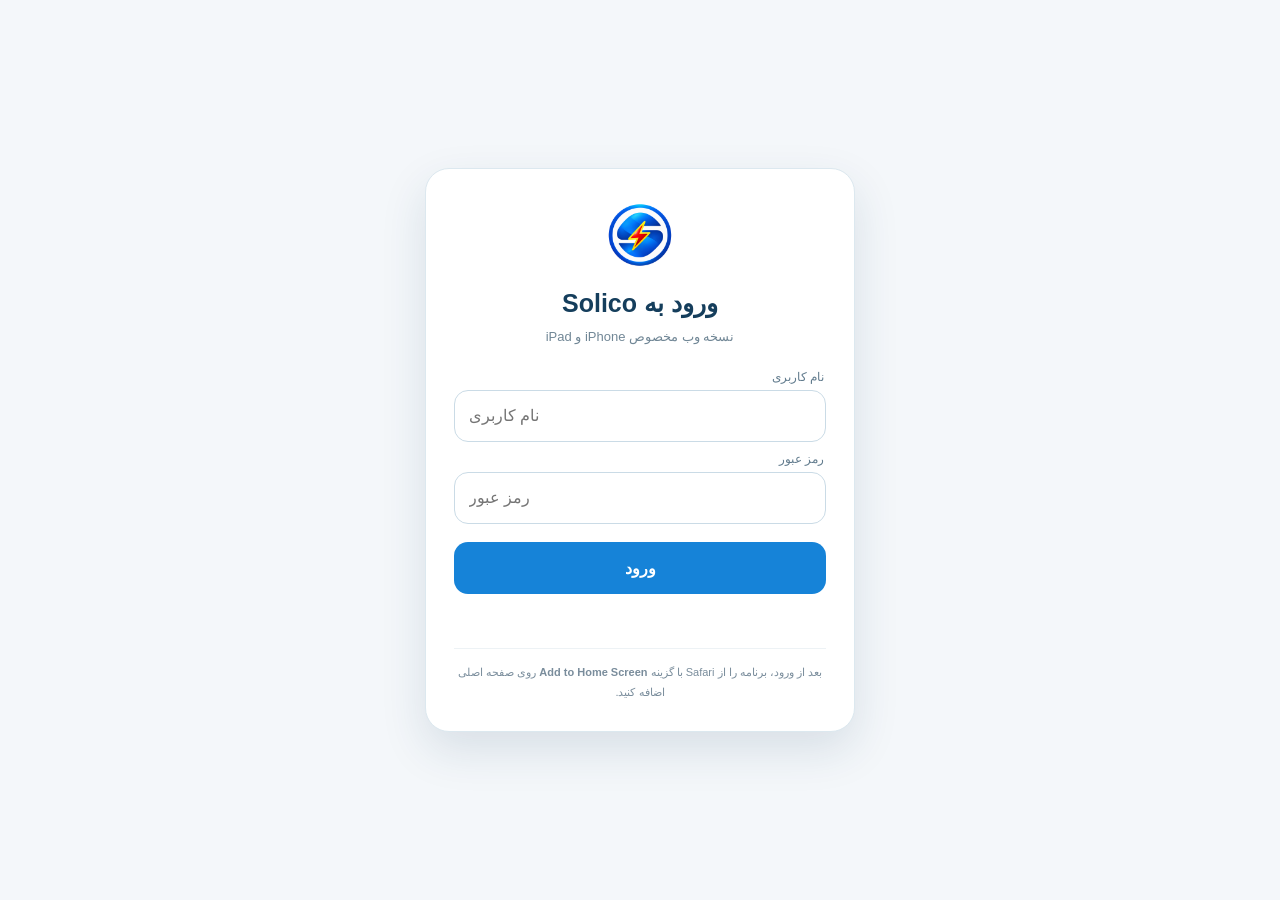
<file: iPhone-PWA/index.html>
<!doctype html>
<html lang="fa" dir="rtl">
<head>
<meta charset="utf-8">
<meta name="viewport" content="width=device-width,initial-scale=1,viewport-fit=cover">
<meta name="theme-color" content="#153E5C">
<meta name="apple-mobile-web-app-capable" content="yes">
<meta name="apple-mobile-web-app-status-bar-style" content="black-translucent">
<meta name="apple-mobile-web-app-title" content="Solico">
<link rel="manifest" href="manifest.webmanifest">
<link rel="apple-touch-icon" href="icon-192.png">
<title>Solico</title>
<link rel="stylesheet" href="style.css?b=21">
</head>
<body>
<header class="top">
  <button id="menuBtn" class="header-action" type="button" aria-label="منو">
    <span class="hamburger-icon" aria-hidden="true"><i></i><i></i><i></i></span>
  </button>
  <div class="brand-center">
    <b>Solico</b>
    <small>پایش و گزارش نیروگاه کاله تهران</small>
    <span id="todayDate" class="today-date">—</span>
  </div>
  <span class="header-spacer" aria-hidden="true"></span>
</header>

<main>
  <section class="card latest-card">
    <div class="latest-head">
      <div class="latest-title-block">
        <h1>Tehran Power Plant Report</h1>
        <p id="latestReportTitle" class="muted">هنوز گزارشی دریافت نشده است.</p>
        <div id="generatorStatus" class="generator-status hidden"></div>
      </div>
    </div>
    <table class="kpi-table"><tbody>
      <tr><th>مصرف کارخانه</th><td id="kpiFactory">—</td></tr>
      <tr><th>تولید نیروگاه</th><td id="kpiPlant">—</td></tr>
      <tr><th>دریافت از شبکه</th><td id="kpiGrid">—</td></tr>
      <tr><th>سهم نیروگاه</th><td id="kpiShare">—</td></tr>
      <tr><th>پیک مصرف کارخانه</th><td id="kpiPeak">—</td></tr>
      <tr><th>متوسط توان مصرفی</th><td id="kpiAvg">—</td></tr>
    </tbody></table>
  </section>

  <section class="card archive-card">
    <div class="archive-head">
      <div>
        <h2>آرشیو گزارش‌ها</h2>
        
      </div>
      <div class="archive-tabs">
        <button id="archiveDayTab" class="tab-btn active" type="button">روزانه</button>
        <button id="archiveMonthTab" class="tab-btn" type="button">ماهانه</button>
      </div>
    </div>

    <div id="archiveDayControls" class="archive-controls">
      <button id="historyDate" class="archive-picker" type="button" data-value="">انتخاب تاریخ</button>
    </div>

    <div id="archiveMonthControls" class="archive-controls month-controls hidden">
      <select id="historyYear" aria-label="سال"></select>
      <select id="historyMonth" aria-label="ماه"></select>
    </div>

    <div id="monthSummary" class="month-summary hidden" aria-label="جمع ماهانه">
      <div class="month-summary-title">جمع کل ماه</div>
      <div class="month-summary-grid">
        <div><span>مصرف کارخانه</span><b id="monthTotalFactory">—</b></div>
        <div><span>تولید نیروگاه</span><b id="monthTotalPlant">—</b></div>
        <div><span>دریافت از شبکه</span><b id="monthTotalGrid">—</b></div>
        <div><span>سهم نیروگاه</span><b id="monthTotalShare">—</b></div>
        <div><span>پیک مصرف کارخانه</span><b id="monthTotalPeak">—</b></div>
        <div><span>متوسط توان مصرفی</span><b id="monthTotalAvg">—</b></div>
      </div>
      <div id="monthCoverage" class="month-coverage"></div>
    </div>

    <div id="monthMetricTabs" class="metric-tabs hidden" aria-label="شاخص نمودار ماهانه">
      <button class="metric-btn active" data-metric="factory" type="button">مصرف کارخانه</button>
      <button class="metric-btn" data-metric="plant" type="button">تولید نیروگاه</button>
      <button class="metric-btn" data-metric="grid" type="button">دریافت از شبکه</button>
      <button class="metric-btn" data-metric="share" type="button">سهم نیروگاه</button>
      <button class="metric-btn" data-metric="peak" type="button">پیک مصرف کارخانه</button>
      <button class="metric-btn" data-metric="avg" type="button">متوسط توان مصرفی</button>
    </div>

    <div id="archiveTitle" class="archive-chart-title"></div>
    <div id="archiveGeneratorStatus" class="generator-status archive-generator-status hidden"></div>
    <div id="archiveChart" class="chart-scroll"></div>

    <div id="archiveEmpty" class="empty hidden">برای این بازه گزارشی ذخیره نشده است.</div>
  </section>

  <details class="card update-card">
    <summary class="update-summary">
      <span class="update-summary-title">به‌روزرسانی برنامه</span>
      <span class="update-summary-version">نسخه <b id="appVersion">—</b></span>
      <span class="update-chevron" aria-hidden="true">⌄</span>
    </summary>
    <div class="update-body">
      <p class="muted">نسخه وب هنگام باز شدن به‌صورت خودکار به‌روز می‌شود. می‌توانی همین‌جا هم نسخه جدید را بررسی کنی.</p>
      <button id="checkUpdateBtn" class="primary full">بررسی بروزرسانی نسخه وب</button>
      <button id="updateApkBtn" class="secondary full" style="display:none">روش APK در نسخه وب استفاده نمی‌شود</button>
    </div>
  </details>
</main>

<div id="menuOverlay" class="menu-overlay hidden">
  <div class="menu-sheet">
    <div class="menu-sheet-head">
      <div><b>Solico</b><small>وضعیت و تنظیمات</small></div>
      <button id="menuClose" class="menu-close" type="button">×</button>
    </div>
    <div class="menu-status-grid" aria-label="وضعیت اتصال">
      <div><span>وضعیت اعلان‌ها</span><b id="fcmStatus">در حال بررسی...</b></div>
      <div><span>اینترنت</span><b id="connectionStatus">در حال بررسی...</b></div>
      <div class="menu-status-wide"><span>ثبت در ویندوز</span><b id="deviceStatus">در حال ثبت...</b></div>
    </div>
    <button id="repairFcmBtn" class="menu-action" type="button">ترمیم اعلان‌ها</button>
    <button id="logoutBtn" class="menu-action danger" type="button">خروج از برنامه</button>
  </div>
</div>

<div id="jalaliPicker" class="calendar-overlay hidden">
  <div class="calendar-card">
    <div class="calendar-top">
      <button id="calPrev" type="button">‹</button>
      <div>
        <div id="calMonthTitle" class="calendar-month-title"></div>
        <div id="calYearTitle" class="calendar-year-title"></div>
      </div>
      <button id="calNext" type="button">›</button>
    </div>
    <div class="calendar-week">
      <span>ش</span><span>ی</span><span>د</span><span>س</span><span>چ</span><span>پ</span><span>ج</span>
    </div>
    <div id="calendarDays" class="calendar-days"></div>
    <div class="calendar-actions">
      <button id="calCancel" type="button">بستن</button>
      <button id="calClear" type="button">پاک کردن تاریخ</button>
    </div>
  </div>
</div>

<div id="toast" class="toast hidden"></div>
<script src="web-bridge.js?b=22"></script>
<script src="app.js?b=21"></script>
</body>
</html>
</file>
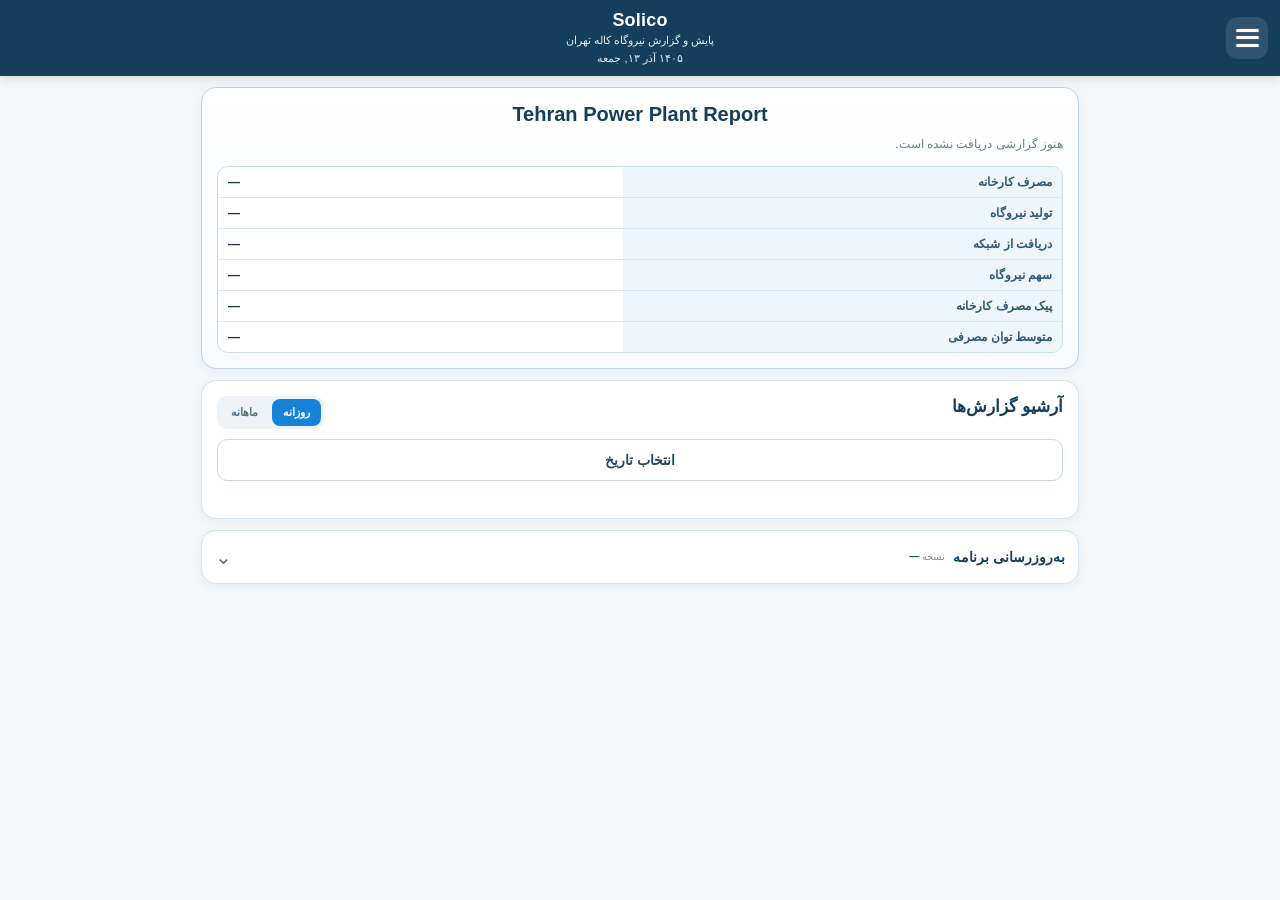
<file: Android/app/src/main/assets/index.html>
<!doctype html>
<html lang="fa" dir="rtl">
<head>
<meta charset="utf-8">
<meta name="viewport" content="width=device-width,initial-scale=1,viewport-fit=cover">
<meta name="theme-color" content="#153E5C">
<title>Solico</title>
<link rel="stylesheet" href="style.css">
</head>
<body>
<header class="top">
  <button id="menuBtn" class="header-action" type="button" aria-label="منو">
    <span class="hamburger-icon" aria-hidden="true"><i></i><i></i><i></i></span>
  </button>
  <div class="brand-center">
    <b>Solico</b>
    <small>پایش و گزارش نیروگاه کاله تهران</small>
    <span id="todayDate" class="today-date">—</span>
  </div>
  <span class="header-spacer" aria-hidden="true"></span>
</header>

<main>
  <section class="card latest-card">
    <div class="latest-head">
      <div class="latest-title-block">
        <h1>Tehran Power Plant Report</h1>
        <p id="latestReportTitle" class="muted">هنوز گزارشی دریافت نشده است.</p>
        <div id="generatorStatus" class="generator-status hidden"></div>
      </div>
    </div>
    <table class="kpi-table"><tbody>
      <tr><th>مصرف کارخانه</th><td id="kpiFactory">—</td></tr>
      <tr><th>تولید نیروگاه</th><td id="kpiPlant">—</td></tr>
      <tr><th>دریافت از شبکه</th><td id="kpiGrid">—</td></tr>
      <tr><th>سهم نیروگاه</th><td id="kpiShare">—</td></tr>
      <tr><th>پیک مصرف کارخانه</th><td id="kpiPeak">—</td></tr>
      <tr><th>متوسط توان مصرفی</th><td id="kpiAvg">—</td></tr>
    </tbody></table>
  </section>

  <section class="card archive-card">
    <div class="archive-head">
      <div>
        <h2>آرشیو گزارش‌ها</h2>
        
      </div>
      <div class="archive-tabs">
        <button id="archiveDayTab" class="tab-btn active" type="button">روزانه</button>
        <button id="archiveMonthTab" class="tab-btn" type="button">ماهانه</button>
      </div>
    </div>

    <div id="archiveDayControls" class="archive-controls">
      <button id="historyDate" class="archive-picker" type="button" data-value="">انتخاب تاریخ</button>
    </div>

    <div id="archiveMonthControls" class="archive-controls month-controls hidden">
      <select id="historyYear" aria-label="سال"></select>
      <select id="historyMonth" aria-label="ماه"></select>
    </div>

    <div id="monthSummary" class="month-summary hidden" aria-label="جمع ماهانه">
      <div class="month-summary-title">جمع کل ماه</div>
      <div class="month-summary-grid">
        <div><span>مصرف کارخانه</span><b id="monthTotalFactory">—</b></div>
        <div><span>تولید نیروگاه</span><b id="monthTotalPlant">—</b></div>
        <div><span>دریافت از شبکه</span><b id="monthTotalGrid">—</b></div>
        <div><span>سهم نیروگاه</span><b id="monthTotalShare">—</b></div>
        <div><span>پیک مصرف کارخانه</span><b id="monthTotalPeak">—</b></div>
        <div><span>متوسط توان مصرفی</span><b id="monthTotalAvg">—</b></div>
      </div>
      <div id="monthCoverage" class="month-coverage"></div>
    </div>

    <div id="monthMetricTabs" class="metric-tabs hidden" aria-label="شاخص نمودار ماهانه">
      <button class="metric-btn active" data-metric="factory" type="button">مصرف کارخانه</button>
      <button class="metric-btn" data-metric="plant" type="button">تولید نیروگاه</button>
      <button class="metric-btn" data-metric="grid" type="button">دریافت از شبکه</button>
      <button class="metric-btn" data-metric="share" type="button">سهم نیروگاه</button>
      <button class="metric-btn" data-metric="peak" type="button">پیک مصرف کارخانه</button>
      <button class="metric-btn" data-metric="avg" type="button">متوسط توان مصرفی</button>
    </div>

    <div id="archiveTitle" class="archive-chart-title"></div>
    <div id="archiveGeneratorStatus" class="generator-status archive-generator-status hidden"></div>
    <div id="archiveChart" class="chart-scroll"></div>

    <div id="archiveEmpty" class="empty hidden">برای این بازه گزارشی ذخیره نشده است.</div>
  </section>

  <details class="card update-card">
    <summary class="update-summary">
      <span class="update-summary-title">به‌روزرسانی برنامه</span>
      <span class="update-summary-version">نسخه <b id="appVersion">—</b></span>
      <span class="update-chevron" aria-hidden="true">⌄</span>
    </summary>
    <div class="update-body">
      <p class="muted">Solico هنگام باز شدن نسخه جدید را بررسی می‌کند. می‌توانی همین‌جا هم بررسی کنی.</p>
      <button id="checkUpdateBtn" class="primary full">بررسی بروزرسانی آنلاین</button>
      <button id="updateApkBtn" class="secondary full" style="margin-top:8px">انتخاب فایل APK (روش پشتیبان)</button>
    </div>
  </details>
</main>

<div id="menuOverlay" class="menu-overlay hidden">
  <div class="menu-sheet">
    <div class="menu-sheet-head">
      <div><b>Solico</b><small>وضعیت و تنظیمات</small></div>
      <button id="menuClose" class="menu-close" type="button">×</button>
    </div>
    <div class="menu-status-grid" aria-label="وضعیت اتصال">
      <div><span>وضعیت اعلان‌ها</span><b id="fcmStatus">در حال بررسی...</b></div>
      <div><span>اینترنت</span><b id="connectionStatus">در حال بررسی...</b></div>
    </div>
    <button id="repairFcmBtn" class="menu-action" type="button">ترمیم اعلان‌ها</button>
    <button id="logoutBtn" class="menu-action danger" type="button">خروج از برنامه</button>
  </div>
</div>

<div id="jalaliPicker" class="calendar-overlay hidden">
  <div class="calendar-card">
    <div class="calendar-top">
      <button id="calPrev" type="button">‹</button>
      <div>
        <div id="calMonthTitle" class="calendar-month-title"></div>
        <div id="calYearTitle" class="calendar-year-title"></div>
      </div>
      <button id="calNext" type="button">›</button>
    </div>
    <div class="calendar-week">
      <span>ش</span><span>ی</span><span>د</span><span>س</span><span>چ</span><span>پ</span><span>ج</span>
    </div>
    <div id="calendarDays" class="calendar-days"></div>
    <div class="calendar-actions">
      <button id="calCancel" type="button">بستن</button>
      <button id="calClear" type="button">پاک کردن تاریخ</button>
    </div>
  </div>
</div>

<div id="toast" class="toast hidden"></div>
<script src="app.js"></script>
</body>
</html>
</file>
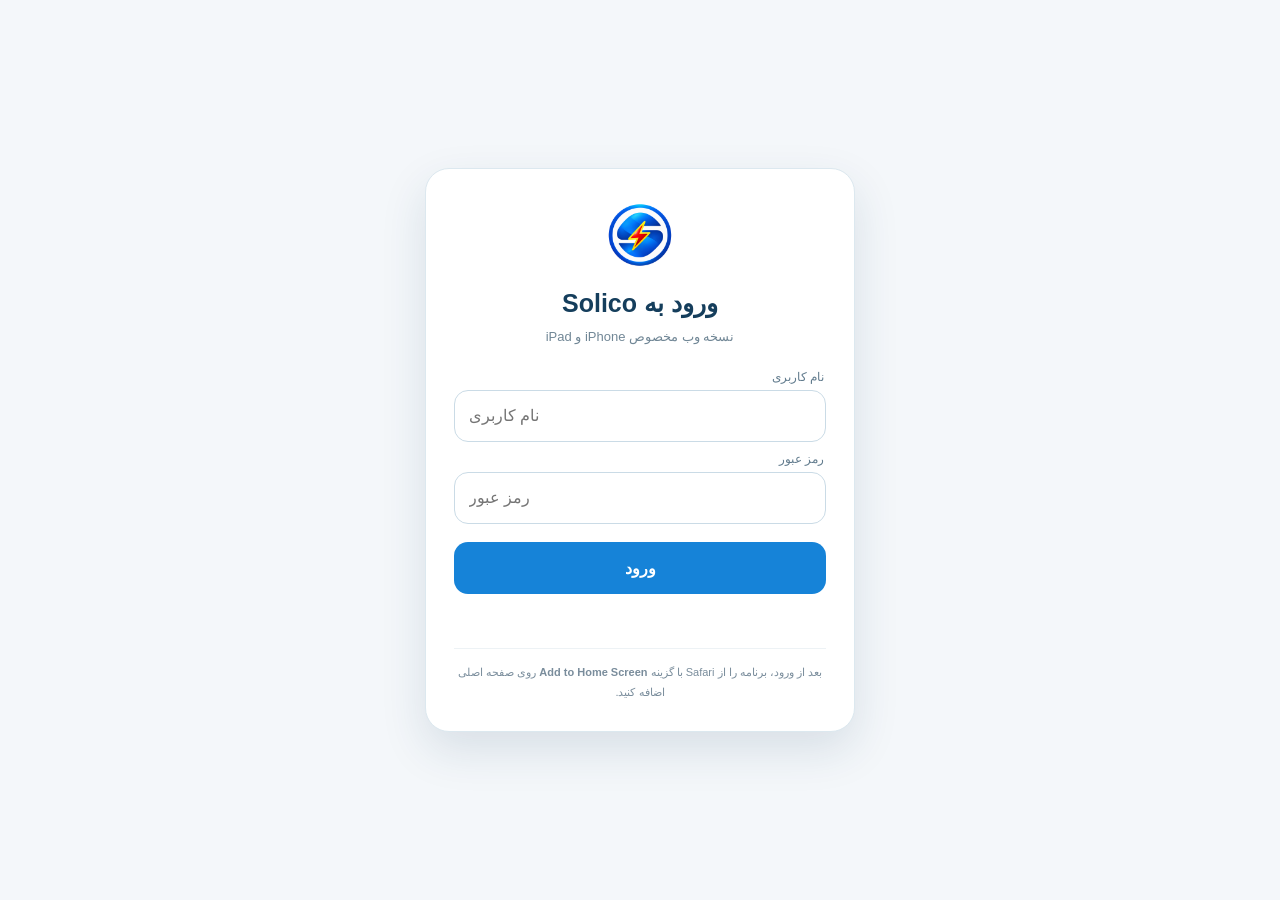
<file: iPhone-PWA/login.html>
<!doctype html><html lang="fa" dir="rtl"><head>
<meta charset="utf-8"><meta name="viewport" content="width=device-width,initial-scale=1,viewport-fit=cover">
<meta name="theme-color" content="#153E5C"><meta name="apple-mobile-web-app-capable" content="yes"><meta name="apple-mobile-web-app-status-bar-style" content="black-translucent"><meta name="apple-mobile-web-app-title" content="Solico">
<link rel="manifest" href="manifest.webmanifest"><link rel="apple-touch-icon" href="icon-192.png"><title>ورود به Solico</title>
<style>
*{box-sizing:border-box}body{margin:0;background:#f4f7fa;color:#153e5c;font-family:-apple-system,BlinkMacSystemFont,"Segoe UI",Tahoma,sans-serif;min-height:100vh;display:grid;place-items:center;padding:24px;direction:rtl}.card{width:min(92vw,430px);background:#fff;border:1px solid #dce8ef;border-radius:24px;padding:28px;box-shadow:0 18px 45px #153e5c20}.logo{width:78px;height:78px;border-radius:20px;display:block;margin:0 auto 14px}.title{text-align:center;font-size:25px;font-weight:800;margin:0}.sub{text-align:center;color:#718796;font-size:13px;line-height:1.8;margin:7px 0 22px}label{display:block;font-size:12px;color:#617b8d;margin:10px 2px 6px}input{width:100%;height:52px;border:1px solid #cadbe6;border-radius:14px;padding:0 14px;font-size:16px;outline:none;direction:ltr}input:focus{border-color:#248bd0;box-shadow:0 0 0 3px #248bd019}button{width:100%;height:52px;border:0;border-radius:14px;margin-top:18px;background:#1683d8;color:#fff;font-size:16px;font-weight:800}.status{min-height:24px;margin-top:12px;text-align:center;color:#a43c44;font-size:12px;line-height:1.7}.hint{margin-top:18px;border-top:1px solid #edf2f5;padding-top:14px;font-size:11px;color:#7a8d9c;line-height:1.8;text-align:center}
</style></head><body><main class="card"><img src="app_icon.png" class="logo" alt="Solico"><h1 class="title">ورود به Solico</h1><p class="sub">نسخه وب مخصوص iPhone و iPad</p><label>نام کاربری</label><input id="u" autocomplete="username" placeholder="نام کاربری"><label>رمز عبور</label><input id="p" type="password" autocomplete="current-password" placeholder="رمز عبور"><button id="login">ورود</button><div id="status" class="status"></div><div class="hint">بعد از ورود، برنامه را از Safari با گزینه <b>Add to Home Screen</b> روی صفحه اصلی اضافه کنید.</div></main>
<script>
const USER='admin', PASS_HASH='59fd58aa8844043f7d0ef9d15435f04f4b769d5d82ef089170ffd65e394c5cf0';
function hex(b){return [...b].map(x=>x.toString(16).padStart(2,'0')).join('')}
async function sha(s){return hex(new Uint8Array(await crypto.subtle.digest('SHA-256',new TextEncoder().encode(s))))}
function rid(){if(crypto.randomUUID)return crypto.randomUUID();const a=new Uint8Array(16);crypto.getRandomValues(a);return hex(a)}
async function go(){const b=document.getElementById('login'),s=document.getElementById('status');b.disabled=true;s.textContent='در حال بررسی...';try{const u=document.getElementById('u').value.trim(),p=document.getElementById('p').value;if(u.toLowerCase()!==USER||await sha(p)!==PASS_HASH){s.textContent='نام کاربری یا رمز عبور نادرست است.';b.disabled=false;return}localStorage.setItem('solico_web_logged_in','1');localStorage.setItem('solico_web_login_session_id',rid());localStorage.removeItem('solico_web_last_register');localStorage.removeItem('solico_web_registration_receipt_ms');localStorage.setItem('solico_web_status','Build 21 • ورود انجام شد؛ در حال ثبت دستگاه...');location.replace('./?b=21&_='+Date.now())}catch(e){s.textContent='ورود ناموفق بود.';b.disabled=false}}
document.getElementById('login').onclick=go;document.getElementById('p').addEventListener('keydown',e=>{if(e.key==='Enter')go()});
if(localStorage.getItem('solico_web_logged_in')==='1')location.replace('./?b=21&_='+Date.now());
</script></body></html>
</file>
<file: iPhone-PWA/style.css>
*{box-sizing:border-box}html,body{margin:0;padding:0;background:#f3f7fa;color:#17324d;font-family:Tahoma,Arial,sans-serif;direction:rtl}body{min-height:100vh}.hidden{display:none!important}
.top{position:sticky;top:0;z-index:20;background:#153e5c;color:#fff;padding:calc(env(safe-area-inset-top,0px) + 9px) 12px 10px;box-shadow:0 2px 10px #0002;display:grid;grid-template-columns:44px 1fr 44px;align-items:center;gap:7px}.brand-center{text-align:center;line-height:1.25}.brand-center b{display:block;font-size:18px;letter-spacing:.2px}.brand-center small{display:block;font-size:11px;opacity:.9;margin-top:2px}.today-date{display:block;font-size:11px;margin-top:5px;color:#dcecf6}.header-action{width:42px;height:42px;border:0;border-radius:12px;background:#ffffff1c;color:#fff;display:flex;align-items:center;justify-content:center;padding:0;position:relative}.hamburger-icon{width:23px;height:18px;display:flex;flex-direction:column;justify-content:space-between}.hamburger-icon i{display:block;height:3px;border-radius:3px;background:#fff;box-shadow:0 0 0 1px #ffffff10}.connection-icon{width:24px;height:24px;fill:none;stroke:currentColor;stroke-width:2;stroke-linecap:round}.connection-icon circle{fill:currentColor;stroke:none}.connection-dot{position:absolute;left:6px;bottom:6px;width:8px;height:8px;background:#62db86;border:2px solid #153e5c;border-radius:50%}.connection-dot.offline{background:#ff7777}.connection-btn.offline{background:#ffffff13;color:#ffe3e3}
main{max-width:900px;margin:auto;padding:11px}.card{background:#fff;border:1px solid #d6e2ec;border-radius:15px;padding:15px;margin-bottom:11px;box-shadow:0 2px 10px #153e5c0e}.card h1,.card h2{margin:0 0 8px;color:#153e5c}.card h1{font-size:20px;direction:ltr;text-align:right}.latest-card h1{text-align:center}.card h2{font-size:17px}.muted{color:#687f91;font-size:12px;line-height:1.8;margin:3px 0 10px}.primary,button{border:0;border-radius:10px;padding:11px 13px;font-weight:700;font-size:13px;cursor:pointer;background:#e7edf2;color:#31536b}.primary{background:#1683d8;color:#fff}.danger{background:#fbeaec!important;color:#a52d38!important}.full{display:block;width:100%}
.latest-card{border-color:#bad5e6;background:linear-gradient(180deg,#fff,#f9fcff)}.latest-head{margin-bottom:8px}.latest-title-block{min-width:0}.kpi-table{width:100%;border-collapse:separate;border-spacing:0;border:1px solid #cbdde9;border-radius:11px;overflow:hidden;margin:10px 0 0}.kpi-table th,.kpi-table td{padding:8px 10px;border-bottom:1px solid #dce8f0;font-size:12px}.kpi-table tr:last-child th,.kpi-table tr:last-child td{border-bottom:0}.kpi-table th{width:52%;background:#eef6fb;text-align:right;color:#315a76}.kpi-table td{background:#fff;text-align:left;font-weight:800;direction:ltr}
.archive-head{display:flex;align-items:flex-start;justify-content:space-between;gap:10px;margin-bottom:10px}.archive-head h2{margin:0}.archive-sync-note{font-size:10px;line-height:1.65;color:#7890a1;margin:4px 0 0}.archive-tabs{display:flex;background:#edf3f7;border-radius:10px;padding:3px;gap:3px;flex-shrink:0}.tab-btn{padding:7px 11px;background:transparent;color:#557084;border-radius:8px;font-size:11px}.tab-btn.active{background:#1683d8;color:#fff}.archive-controls{margin:4px 0 12px}.archive-controls select{width:100%;padding:11px;border:1px solid #c8d8e5;border-radius:10px;background:#fff;font-size:14px;text-align:center;color:#234960}.archive-picker{display:block;width:100%;padding:12px;border:1px solid #c8d8e5;border-radius:10px;background:#fff;color:#234960;font-size:14px;direction:ltr;text-align:center}.month-controls{display:grid;grid-template-columns:1fr 1fr;gap:8px}.metric-tabs{display:flex;gap:6px;overflow-x:auto;padding:1px 0 9px;scrollbar-width:none}.metric-tabs::-webkit-scrollbar{display:none}.metric-btn{white-space:nowrap;flex:0 0 auto;padding:7px 10px;border:1px solid #d7e4ed;background:#f8fbfd;color:#526f83;border-radius:16px;font-size:10px}.metric-btn.active{background:#e5f3fd;border-color:#75bced;color:#126da9}.archive-chart-title{font-size:13px;font-weight:800;color:#315a76;text-align:center;margin:5px 0 12px}.chart-scroll{overflow-x:hidden;overflow-y:visible;padding:4px 0 6px;touch-action:pan-y pinch-zoom;max-width:100%}.bar-chart{display:grid;grid-template-columns:repeat(var(--bar-count),minmax(0,1fr));align-items:end;gap:4px;width:100%;min-width:0;min-height:235px;padding:12px 4px 0;border:1px solid #deebf3;border-radius:12px;background:linear-gradient(180deg,#fbfdff,#f5f9fc);direction:rtl}.bar-chart.monthly{gap:2px;padding:12px 3px 0;min-height:225px;min-width:0;width:100%;grid-template-columns:repeat(var(--bar-count),minmax(0,1fr))}.bar-item{width:auto;min-width:0;display:flex;flex-direction:column;align-items:center;justify-content:flex-end;height:205px;overflow:visible}.monthly .bar-item{width:auto;min-width:0;height:200px}.bar-value{font-size:9px;font-weight:900;color:#183f5a;direction:ltr;white-space:nowrap;max-width:100%;overflow:visible;text-overflow:clip;margin-bottom:4px;transform-origin:center bottom}.monthly .bar-value{font-size:5.5px;line-height:1;writing-mode:vertical-rl;transform:rotate(180deg);height:48px;max-height:48px;margin-bottom:2px;letter-spacing:-.2px}.bar-track{height:138px;width:min(30px,72%);min-width:8px;border-radius:8px 8px 3px 3px;background:#dfeaf2;display:flex;align-items:flex-end;overflow:hidden}.monthly .bar-track{height:132px;width:70%;min-width:5px;max-width:10px;border-radius:3px 3px 1px 1px}.bar-fill{width:100%;min-height:0;border-radius:8px 8px 3px 3px}.monthly .bar-fill{border-radius:3px 3px 1px 1px}.bar-fill.bar-blue{background:linear-gradient(180deg,#35a1ea,#166ba8)}.bar-fill.bar-orange{background:linear-gradient(180deg,#ffb347,#e47a16)}.bar-fill.bar-red{background:linear-gradient(180deg,#ff6b6b,#c92a2a)}.bar-label{font-size:8px;color:#4f687a;text-align:center;line-height:1.35;margin-top:6px;min-height:34px;overflow-wrap:anywhere}.monthly .bar-label{min-height:auto;font-size:6px;line-height:1;margin-top:4px;white-space:nowrap;letter-spacing:-.2px}.monthly .bar-item:hover .bar-value,.monthly .bar-item:focus-within .bar-value{font-size:7px}.empty{text-align:center;color:#8496a4;padding:19px 4px;font-size:12px}
.update-card{padding:0;overflow:hidden}.update-card>summary{list-style:none}.update-card>summary::-webkit-details-marker{display:none}.update-summary{min-height:52px;display:grid;grid-template-columns:auto 1fr auto;align-items:center;gap:8px;padding:10px 13px;cursor:pointer;user-select:none}.update-summary-title{font-size:14px;font-weight:800;color:#153e5c}.update-summary-version{justify-self:start;font-size:10px;color:#7a8e9d;direction:rtl;white-space:nowrap}.update-summary b{direction:ltr;display:inline-block;color:#174f79}.update-chevron{font-size:20px;color:#547287;line-height:1;transition:transform .18s ease}.update-card[open] .update-chevron{transform:rotate(180deg)}.update-body{border-top:1px solid #e5edf3;padding:10px 13px 13px}.update-body .muted{margin:0 0 8px;font-size:11px}.update-card .primary{margin-top:3px;padding:9px 11px;font-size:12px}
.connection-overlay{position:fixed;inset:0;z-index:9000;background:transparent}.connection-popover{position:absolute;top:calc(env(safe-area-inset-top,0px) + 65px);left:10px;width:min(88vw,330px);background:#fff;border:1px solid #d3e2ec;border-radius:16px;box-shadow:0 14px 34px #0b263844;padding:12px;direction:rtl}.connection-popover:before{content:'';position:absolute;top:-7px;left:20px;width:14px;height:14px;background:#fff;border-left:1px solid #d3e2ec;border-top:1px solid #d3e2ec;transform:rotate(45deg)}.connection-popover-head{display:flex;align-items:center;justify-content:space-between;gap:10px;padding:2px 2px 10px;border-bottom:1px solid #e5edf3}.connection-popover-head>div{display:flex;align-items:center;gap:8px;min-width:0}.connection-popover-head b{font-size:15px;color:#174f79}.connection-badge{font-size:10px;background:#edf8ef;color:#27723b;padding:4px 7px;border-radius:14px;font-weight:700;white-space:nowrap}.connection-badge.offline{background:#fff0f0;color:#a43c44}.mini-close{width:31px;height:31px;padding:0;border-radius:9px;background:#eef3f7;color:#496779;font-size:19px}.connection-grid{display:grid;grid-template-columns:1fr 1fr;margin-top:5px}.connection-grid>div{padding:10px 8px;border-bottom:1px solid #edf2f5}.connection-grid>div:nth-child(odd){border-left:1px solid #edf2f5}.connection-grid span{display:block;font-size:9px;color:#7a8d9c;margin-bottom:4px}.connection-grid b{display:block;font-size:11px;color:#284c64;font-weight:700;line-height:1.6}
.menu-overlay{position:fixed;inset:0;background:rgba(8,29,43,.48);z-index:10000;display:flex;justify-content:flex-start;align-items:stretch}.menu-sheet{width:min(82vw,330px);background:#fff;padding:calc(env(safe-area-inset-top,0px) + 18px) 16px 20px;box-shadow:12px 0 30px #0003;display:flex;flex-direction:column;gap:9px}.menu-sheet-head{display:flex;align-items:center;justify-content:space-between;padding-bottom:13px;border-bottom:1px solid #e3ebf1;margin-bottom:4px}.menu-sheet-head b{display:block;color:#153e5c;font-size:18px}.menu-sheet-head small{display:block;color:#7b8f9e;font-size:11px;margin-top:3px}.menu-close{width:40px;height:40px;border-radius:12px;font-size:25px;padding:0;background:#eef3f7;color:#34566d}.menu-action{width:100%;text-align:right;padding:13px 14px;border:1px solid #dbe6ee;background:#f8fbfd;color:#244b65}
.toast{position:fixed;bottom:22px;left:50%;transform:translateX(-50%);background:#183e59;color:#fff;padding:10px 16px;border-radius:20px;font-size:12px;z-index:11000;max-width:90%;text-align:center}
.calendar-overlay{position:fixed;inset:0;background:rgba(15,38,54,.52);z-index:9999;display:flex;align-items:center;justify-content:center;padding:10px}.calendar-card{width:min(88vw,370px);max-width:370px;max-height:86vh;overflow-y:auto;background:#fff;border-radius:18px;padding:12px;box-shadow:0 20px 55px rgba(0,0,0,.28);direction:rtl}.calendar-top{display:flex;align-items:center;justify-content:space-between;margin-bottom:9px}.calendar-top>button{width:38px;height:38px;min-width:38px;border-radius:11px;background:#e8f2f9;color:#174c70;font-size:23px;padding:0}.calendar-month-title{font-size:18px;font-weight:800;color:#174c70;text-align:center}.calendar-year-title{font-size:13px;color:#718697;text-align:center}.calendar-week,.calendar-days{display:grid;width:100%;grid-template-columns:repeat(7,minmax(0,1fr));gap:4px}.calendar-week{margin-bottom:5px;color:#7890a1;font-size:11px;text-align:center}.calendar-day{width:100%;height:39px;min-width:0;border:1px solid #d8e5ee;border-radius:10px;background:#f8fbfd;color:#193f5a;font-size:14px;padding:0}.calendar-day.selected{background:#1f89d5;color:#fff;border-color:#1f89d5;font-weight:800}.calendar-actions{display:flex;gap:7px;margin-top:10px}.calendar-actions button{flex:1;min-height:39px;font-size:13px;padding:5px 7px;border-radius:12px;background:#edf3f8;color:#244b66}
@media(max-width:620px){main{padding:9px}.brand-center b{font-size:17px}.brand-center small{font-size:10px}.card{padding:13px}.card h1{font-size:18px}.kpi-table th,.kpi-table td{font-size:11px;padding:7px 8px}.archive-head{gap:8px}.archive-tabs{min-width:116px}.tab-btn{flex:1;padding:7px 8px}.bar-item{width:52px;min-width:52px}.connection-grid{grid-template-columns:1fr}.connection-grid>div:nth-child(odd){border-left:0}}


.generator-status{display:inline-flex;align-items:center;justify-content:center;max-width:100%;margin:1px auto 7px;padding:5px 10px;border:1px solid #b9d8eb;border-radius:999px;background:#eef8fe;color:#155d8c;font-size:10px;font-weight:800;line-height:1.45;text-align:center}
.latest-title-block .generator-status{display:flex;width:max-content}
.archive-generator-status{display:flex;width:max-content;margin:-6px auto 9px;background:#f2f8fc;color:#315f7b;border-color:#d0e2ed}


/* Monthly aggregate + daily breakdown (1.5.16 auto-update test) */
.month-summary{margin:10px 0 14px;padding:12px;border:1px solid #d8e4f0;border-radius:14px;background:#f8fbff}
.month-summary-grid{display:grid;grid-template-columns:repeat(2,minmax(0,1fr));gap:8px}
.month-summary-grid>div{padding:10px;border:1px solid #e2eaf3;border-radius:11px;background:#fff;min-width:0}
.month-summary-grid span{display:block;font-size:11px;color:#6b7d90;margin-bottom:5px}
.month-summary-grid b{display:block;font-size:14px;color:#173e69;direction:ltr;text-align:right;white-space:nowrap;overflow:hidden;text-overflow:ellipsis}
.month-coverage{margin-top:9px;font-size:11px;color:#60758a;line-height:1.7}
.month-daily-wrap{margin-top:14px}
.month-daily-title{font-weight:800;color:#173e69;margin:0 0 8px}
.month-daily-scroll{overflow-x:auto;border:1px solid #d8e4f0;border-radius:12px;background:#fff}
.month-daily-table{border-collapse:collapse;min-width:860px;width:100%;font-size:11px;direction:rtl}
.month-daily-table th,.month-daily-table td{padding:8px 9px;border-bottom:1px solid #e5edf5;border-left:1px solid #eef3f8;text-align:center;white-space:nowrap}
.month-daily-table th{background:#edf4fb;color:#244d73;font-weight:800;position:sticky;top:0;z-index:1}
.month-daily-table tbody tr:last-child td{border-bottom:none}
.empty-inline{padding:18px;text-align:center;color:#718096}
@media (min-width:520px){.month-summary-grid{grid-template-columns:repeat(3,minmax(0,1fr))}}

.month-summary-title{font-size:13px;font-weight:900;color:#173e69;text-align:right;margin:0 0 9px}

.header-spacer{width:42px;height:42px;display:block}
.menu-status-grid{display:grid;grid-template-columns:1fr;gap:8px;margin:2px 0 6px}.menu-status-grid>div{padding:11px 12px;border:1px solid #dbe6ee;background:#f8fbfd;border-radius:12px}.menu-status-grid span{display:block;font-size:10px;color:#7a8d9c;margin-bottom:5px}.menu-status-grid b{display:block;font-size:12px;color:#244b65;line-height:1.7}.menu-status-grid b.status-offline{color:#a43c44}.calendar-blank{height:39px;display:block}

/* iPhone PWA R10: Android-equivalent archive charts, rendered with Flexbox for Safari stability. */
.bar-chart.ios-flex-chart{display:flex!important;grid-template-columns:none!important;align-items:flex-end;justify-content:stretch;gap:4px;width:100%;overflow:hidden}
.bar-chart.ios-flex-chart .bar-item{flex:1 1 0!important;width:auto!important;min-width:0!important;max-width:none!important}
.bar-chart.ios-flex-chart.monthly{gap:2px!important}
.bar-chart.ios-flex-chart.monthly .bar-item{flex:1 1 0!important;width:auto!important;min-width:0!important}
.bar-chart.ios-flex-chart .bar-track{flex:0 0 auto}
.bar-chart.ios-flex-chart .bar-fill{display:block;min-height:0;transition:height .2s ease}
.bar-chart.ios-flex-chart .bar-missing .bar-track{opacity:.55}
.bar-chart.ios-flex-chart .bar-missing .bar-value{color:#94a6b3}
@media(max-width:620px){.bar-chart.ios-flex-chart .bar-item{width:auto!important;min-width:0!important}.bar-chart.ios-flex-chart.monthly .bar-label{font-size:6px}.bar-chart.ios-flex-chart.monthly .bar-value{font-size:5.5px}}
</file>
<file: Android/app/src/main/assets/style.css>
*{box-sizing:border-box}html,body{margin:0;padding:0;background:#f3f7fa;color:#17324d;font-family:Tahoma,Arial,sans-serif;direction:rtl}body{min-height:100vh}.hidden{display:none!important}
.top{position:sticky;top:0;z-index:20;background:#153e5c;color:#fff;padding:calc(env(safe-area-inset-top,0px) + 9px) 12px 10px;box-shadow:0 2px 10px #0002;display:grid;grid-template-columns:44px 1fr 44px;align-items:center;gap:7px}.brand-center{text-align:center;line-height:1.25}.brand-center b{display:block;font-size:18px;letter-spacing:.2px}.brand-center small{display:block;font-size:11px;opacity:.9;margin-top:2px}.today-date{display:block;font-size:11px;margin-top:5px;color:#dcecf6}.header-action{width:42px;height:42px;border:0;border-radius:12px;background:#ffffff1c;color:#fff;display:flex;align-items:center;justify-content:center;padding:0;position:relative}.hamburger-icon{width:23px;height:18px;display:flex;flex-direction:column;justify-content:space-between}.hamburger-icon i{display:block;height:3px;border-radius:3px;background:#fff;box-shadow:0 0 0 1px #ffffff10}.connection-icon{width:24px;height:24px;fill:none;stroke:currentColor;stroke-width:2;stroke-linecap:round}.connection-icon circle{fill:currentColor;stroke:none}.connection-dot{position:absolute;left:6px;bottom:6px;width:8px;height:8px;background:#62db86;border:2px solid #153e5c;border-radius:50%}.connection-dot.offline{background:#ff7777}.connection-btn.offline{background:#ffffff13;color:#ffe3e3}
main{max-width:900px;margin:auto;padding:11px}.card{background:#fff;border:1px solid #d6e2ec;border-radius:15px;padding:15px;margin-bottom:11px;box-shadow:0 2px 10px #153e5c0e}.card h1,.card h2{margin:0 0 8px;color:#153e5c}.card h1{font-size:20px;direction:ltr;text-align:right}.latest-card h1{text-align:center}.card h2{font-size:17px}.muted{color:#687f91;font-size:12px;line-height:1.8;margin:3px 0 10px}.primary,button{border:0;border-radius:10px;padding:11px 13px;font-weight:700;font-size:13px;cursor:pointer;background:#e7edf2;color:#31536b}.primary{background:#1683d8;color:#fff}.danger{background:#fbeaec!important;color:#a52d38!important}.full{display:block;width:100%}
.latest-card{border-color:#bad5e6;background:linear-gradient(180deg,#fff,#f9fcff)}.latest-head{margin-bottom:8px}.latest-title-block{min-width:0}.kpi-table{width:100%;border-collapse:separate;border-spacing:0;border:1px solid #cbdde9;border-radius:11px;overflow:hidden;margin:10px 0 0}.kpi-table th,.kpi-table td{padding:8px 10px;border-bottom:1px solid #dce8f0;font-size:12px}.kpi-table tr:last-child th,.kpi-table tr:last-child td{border-bottom:0}.kpi-table th{width:52%;background:#eef6fb;text-align:right;color:#315a76}.kpi-table td{background:#fff;text-align:left;font-weight:800;direction:ltr}
.archive-head{display:flex;align-items:flex-start;justify-content:space-between;gap:10px;margin-bottom:10px}.archive-head h2{margin:0}.archive-sync-note{font-size:10px;line-height:1.65;color:#7890a1;margin:4px 0 0}.archive-tabs{display:flex;background:#edf3f7;border-radius:10px;padding:3px;gap:3px;flex-shrink:0}.tab-btn{padding:7px 11px;background:transparent;color:#557084;border-radius:8px;font-size:11px}.tab-btn.active{background:#1683d8;color:#fff}.archive-controls{margin:4px 0 12px}.archive-controls select{width:100%;padding:11px;border:1px solid #c8d8e5;border-radius:10px;background:#fff;font-size:14px;text-align:center;color:#234960}.archive-picker{display:block;width:100%;padding:12px;border:1px solid #c8d8e5;border-radius:10px;background:#fff;color:#234960;font-size:14px;direction:ltr;text-align:center}.month-controls{display:grid;grid-template-columns:1fr 1fr;gap:8px}.metric-tabs{display:flex;gap:6px;overflow-x:auto;padding:1px 0 9px;scrollbar-width:none}.metric-tabs::-webkit-scrollbar{display:none}.metric-btn{white-space:nowrap;flex:0 0 auto;padding:7px 10px;border:1px solid #d7e4ed;background:#f8fbfd;color:#526f83;border-radius:16px;font-size:10px}.metric-btn.active{background:#e5f3fd;border-color:#75bced;color:#126da9}.archive-chart-title{font-size:13px;font-weight:800;color:#315a76;text-align:center;margin:5px 0 12px}.chart-scroll{overflow-x:hidden;overflow-y:visible;padding:4px 0 6px;touch-action:pan-y pinch-zoom;max-width:100%}.bar-chart{display:grid;grid-template-columns:repeat(var(--bar-count),minmax(0,1fr));align-items:end;gap:4px;width:100%;min-width:0;min-height:235px;padding:12px 4px 0;border:1px solid #deebf3;border-radius:12px;background:linear-gradient(180deg,#fbfdff,#f5f9fc);direction:rtl}.bar-chart.monthly{gap:2px;padding:12px 3px 0;min-height:225px;min-width:0;width:100%;grid-template-columns:repeat(var(--bar-count),minmax(0,1fr))}.bar-item{width:auto;min-width:0;display:flex;flex-direction:column;align-items:center;justify-content:flex-end;height:205px;overflow:visible}.monthly .bar-item{width:auto;min-width:0;height:200px}.bar-value{font-size:9px;font-weight:900;color:#183f5a;direction:ltr;white-space:nowrap;max-width:100%;overflow:visible;text-overflow:clip;margin-bottom:4px;transform-origin:center bottom}.monthly .bar-value{font-size:5.5px;line-height:1;writing-mode:vertical-rl;transform:rotate(180deg);height:48px;max-height:48px;margin-bottom:2px;letter-spacing:-.2px}.bar-track{height:138px;width:min(30px,72%);min-width:8px;border-radius:8px 8px 3px 3px;background:#dfeaf2;display:flex;align-items:flex-end;overflow:hidden}.monthly .bar-track{height:132px;width:70%;min-width:5px;max-width:10px;border-radius:3px 3px 1px 1px}.bar-fill{width:100%;min-height:0;border-radius:8px 8px 3px 3px}.monthly .bar-fill{border-radius:3px 3px 1px 1px}.bar-fill.bar-blue{background:linear-gradient(180deg,#35a1ea,#166ba8)}.bar-fill.bar-orange{background:linear-gradient(180deg,#ffb347,#e47a16)}.bar-fill.bar-red{background:linear-gradient(180deg,#ff6b6b,#c92a2a)}.bar-label{font-size:8px;color:#4f687a;text-align:center;line-height:1.35;margin-top:6px;min-height:34px;overflow-wrap:anywhere}.monthly .bar-label{min-height:auto;font-size:6px;line-height:1;margin-top:4px;white-space:nowrap;letter-spacing:-.2px}.monthly .bar-item:hover .bar-value,.monthly .bar-item:focus-within .bar-value{font-size:7px}.empty{text-align:center;color:#8496a4;padding:19px 4px;font-size:12px}
.update-card{padding:0;overflow:hidden}.update-card>summary{list-style:none}.update-card>summary::-webkit-details-marker{display:none}.update-summary{min-height:52px;display:grid;grid-template-columns:auto 1fr auto;align-items:center;gap:8px;padding:10px 13px;cursor:pointer;user-select:none}.update-summary-title{font-size:14px;font-weight:800;color:#153e5c}.update-summary-version{justify-self:start;font-size:10px;color:#7a8e9d;direction:rtl;white-space:nowrap}.update-summary b{direction:ltr;display:inline-block;color:#174f79}.update-chevron{font-size:20px;color:#547287;line-height:1;transition:transform .18s ease}.update-card[open] .update-chevron{transform:rotate(180deg)}.update-body{border-top:1px solid #e5edf3;padding:10px 13px 13px}.update-body .muted{margin:0 0 8px;font-size:11px}.update-card .primary{margin-top:3px;padding:9px 11px;font-size:12px}
.connection-overlay{position:fixed;inset:0;z-index:9000;background:transparent}.connection-popover{position:absolute;top:calc(env(safe-area-inset-top,0px) + 65px);left:10px;width:min(88vw,330px);background:#fff;border:1px solid #d3e2ec;border-radius:16px;box-shadow:0 14px 34px #0b263844;padding:12px;direction:rtl}.connection-popover:before{content:'';position:absolute;top:-7px;left:20px;width:14px;height:14px;background:#fff;border-left:1px solid #d3e2ec;border-top:1px solid #d3e2ec;transform:rotate(45deg)}.connection-popover-head{display:flex;align-items:center;justify-content:space-between;gap:10px;padding:2px 2px 10px;border-bottom:1px solid #e5edf3}.connection-popover-head>div{display:flex;align-items:center;gap:8px;min-width:0}.connection-popover-head b{font-size:15px;color:#174f79}.connection-badge{font-size:10px;background:#edf8ef;color:#27723b;padding:4px 7px;border-radius:14px;font-weight:700;white-space:nowrap}.connection-badge.offline{background:#fff0f0;color:#a43c44}.mini-close{width:31px;height:31px;padding:0;border-radius:9px;background:#eef3f7;color:#496779;font-size:19px}.connection-grid{display:grid;grid-template-columns:1fr 1fr;margin-top:5px}.connection-grid>div{padding:10px 8px;border-bottom:1px solid #edf2f5}.connection-grid>div:nth-child(odd){border-left:1px solid #edf2f5}.connection-grid span{display:block;font-size:9px;color:#7a8d9c;margin-bottom:4px}.connection-grid b{display:block;font-size:11px;color:#284c64;font-weight:700;line-height:1.6}
.menu-overlay{position:fixed;inset:0;background:rgba(8,29,43,.48);z-index:10000;display:flex;justify-content:flex-start;align-items:stretch}.menu-sheet{width:min(82vw,330px);background:#fff;padding:calc(env(safe-area-inset-top,0px) + 18px) 16px 20px;box-shadow:12px 0 30px #0003;display:flex;flex-direction:column;gap:9px}.menu-sheet-head{display:flex;align-items:center;justify-content:space-between;padding-bottom:13px;border-bottom:1px solid #e3ebf1;margin-bottom:4px}.menu-sheet-head b{display:block;color:#153e5c;font-size:18px}.menu-sheet-head small{display:block;color:#7b8f9e;font-size:11px;margin-top:3px}.menu-close{width:40px;height:40px;border-radius:12px;font-size:25px;padding:0;background:#eef3f7;color:#34566d}.menu-action{width:100%;text-align:right;padding:13px 14px;border:1px solid #dbe6ee;background:#f8fbfd;color:#244b65}
.toast{position:fixed;bottom:22px;left:50%;transform:translateX(-50%);background:#183e59;color:#fff;padding:10px 16px;border-radius:20px;font-size:12px;z-index:11000;max-width:90%;text-align:center}
.calendar-overlay{position:fixed;inset:0;background:rgba(15,38,54,.52);z-index:9999;display:flex;align-items:center;justify-content:center;padding:10px}.calendar-card{width:min(88vw,370px);max-width:370px;max-height:86vh;overflow-y:auto;background:#fff;border-radius:18px;padding:12px;box-shadow:0 20px 55px rgba(0,0,0,.28);direction:rtl}.calendar-top{display:flex;align-items:center;justify-content:space-between;margin-bottom:9px}.calendar-top>button{width:38px;height:38px;min-width:38px;border-radius:11px;background:#e8f2f9;color:#174c70;font-size:23px;padding:0}.calendar-month-title{font-size:18px;font-weight:800;color:#174c70;text-align:center}.calendar-year-title{font-size:13px;color:#718697;text-align:center}.calendar-week,.calendar-days{display:grid;width:100%;grid-template-columns:repeat(7,minmax(0,1fr));gap:4px}.calendar-week{margin-bottom:5px;color:#7890a1;font-size:11px;text-align:center}.calendar-day{width:100%;height:39px;min-width:0;border:1px solid #d8e5ee;border-radius:10px;background:#f8fbfd;color:#193f5a;font-size:14px;padding:0}.calendar-day.selected{background:#1f89d5;color:#fff;border-color:#1f89d5;font-weight:800}.calendar-actions{display:flex;gap:7px;margin-top:10px}.calendar-actions button{flex:1;min-height:39px;font-size:13px;padding:5px 7px;border-radius:12px;background:#edf3f8;color:#244b66}
@media(max-width:620px){main{padding:9px}.brand-center b{font-size:17px}.brand-center small{font-size:10px}.card{padding:13px}.card h1{font-size:18px}.kpi-table th,.kpi-table td{font-size:11px;padding:7px 8px}.archive-head{gap:8px}.archive-tabs{min-width:116px}.tab-btn{flex:1;padding:7px 8px}.bar-item{width:52px;min-width:52px}.connection-grid{grid-template-columns:1fr}.connection-grid>div:nth-child(odd){border-left:0}}


.generator-status{display:inline-flex;align-items:center;justify-content:center;max-width:100%;margin:1px auto 7px;padding:5px 10px;border:1px solid #b9d8eb;border-radius:999px;background:#eef8fe;color:#155d8c;font-size:10px;font-weight:800;line-height:1.45;text-align:center}
.latest-title-block .generator-status{display:flex;width:max-content}
.archive-generator-status{display:flex;width:max-content;margin:-6px auto 9px;background:#f2f8fc;color:#315f7b;border-color:#d0e2ed}


/* Monthly aggregate + daily breakdown (1.5.16 auto-update test) */
.month-summary{margin:10px 0 14px;padding:12px;border:1px solid #d8e4f0;border-radius:14px;background:#f8fbff}
.month-summary-grid{display:grid;grid-template-columns:repeat(2,minmax(0,1fr));gap:8px}
.month-summary-grid>div{padding:10px;border:1px solid #e2eaf3;border-radius:11px;background:#fff;min-width:0}
.month-summary-grid span{display:block;font-size:11px;color:#6b7d90;margin-bottom:5px}
.month-summary-grid b{display:block;font-size:14px;color:#173e69;direction:ltr;text-align:right;white-space:nowrap;overflow:hidden;text-overflow:ellipsis}
.month-coverage{margin-top:9px;font-size:11px;color:#60758a;line-height:1.7}
.month-daily-wrap{margin-top:14px}
.month-daily-title{font-weight:800;color:#173e69;margin:0 0 8px}
.month-daily-scroll{overflow-x:auto;border:1px solid #d8e4f0;border-radius:12px;background:#fff}
.month-daily-table{border-collapse:collapse;min-width:860px;width:100%;font-size:11px;direction:rtl}
.month-daily-table th,.month-daily-table td{padding:8px 9px;border-bottom:1px solid #e5edf5;border-left:1px solid #eef3f8;text-align:center;white-space:nowrap}
.month-daily-table th{background:#edf4fb;color:#244d73;font-weight:800;position:sticky;top:0;z-index:1}
.month-daily-table tbody tr:last-child td{border-bottom:none}
.empty-inline{padding:18px;text-align:center;color:#718096}
@media (min-width:520px){.month-summary-grid{grid-template-columns:repeat(3,minmax(0,1fr))}}

.month-summary-title{font-size:13px;font-weight:900;color:#173e69;text-align:right;margin:0 0 9px}

.header-spacer{width:42px;height:42px;display:block}
.menu-status-grid{display:grid;grid-template-columns:1fr;gap:8px;margin:2px 0 6px}.menu-status-grid>div{padding:11px 12px;border:1px solid #dbe6ee;background:#f8fbfd;border-radius:12px}.menu-status-grid span{display:block;font-size:10px;color:#7a8d9c;margin-bottom:5px}.menu-status-grid b{display:block;font-size:12px;color:#244b65;line-height:1.7}.menu-status-grid b.status-offline{color:#a43c44}.calendar-blank{height:39px;display:block}
</file>
